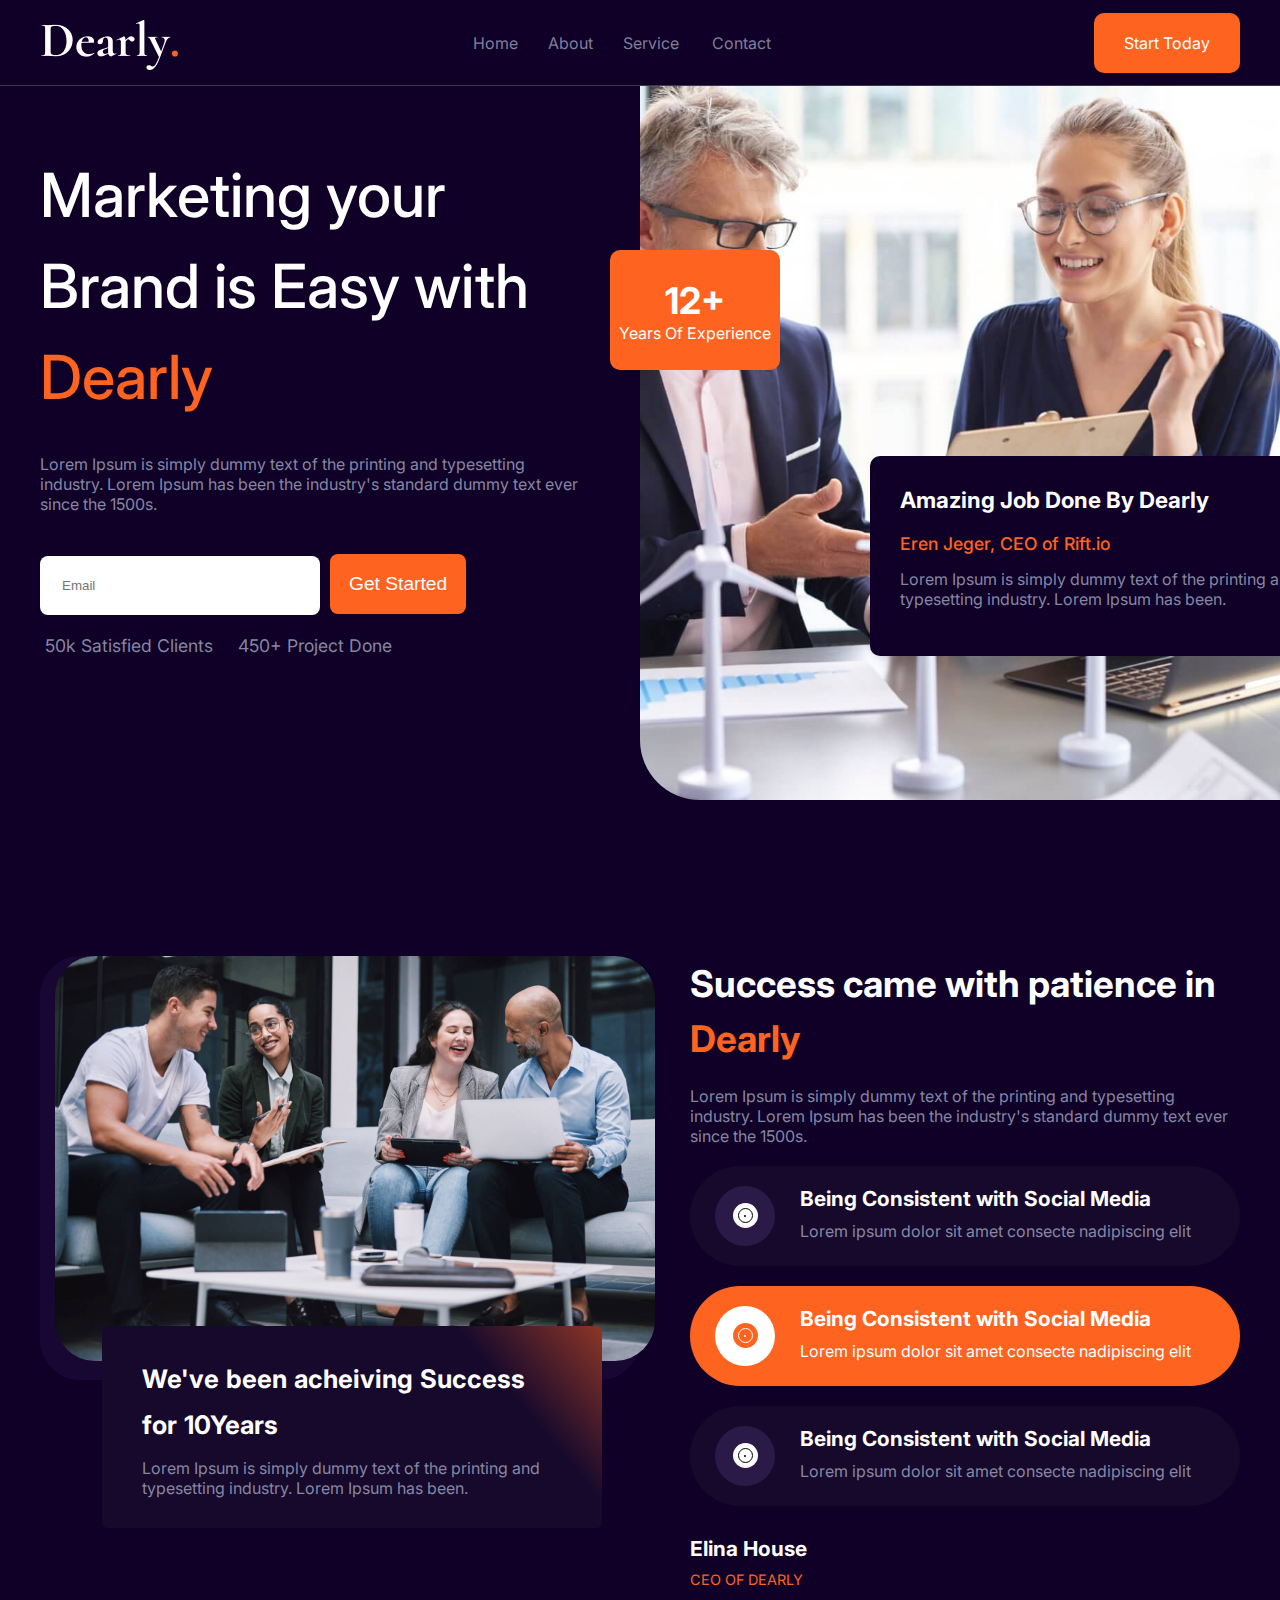
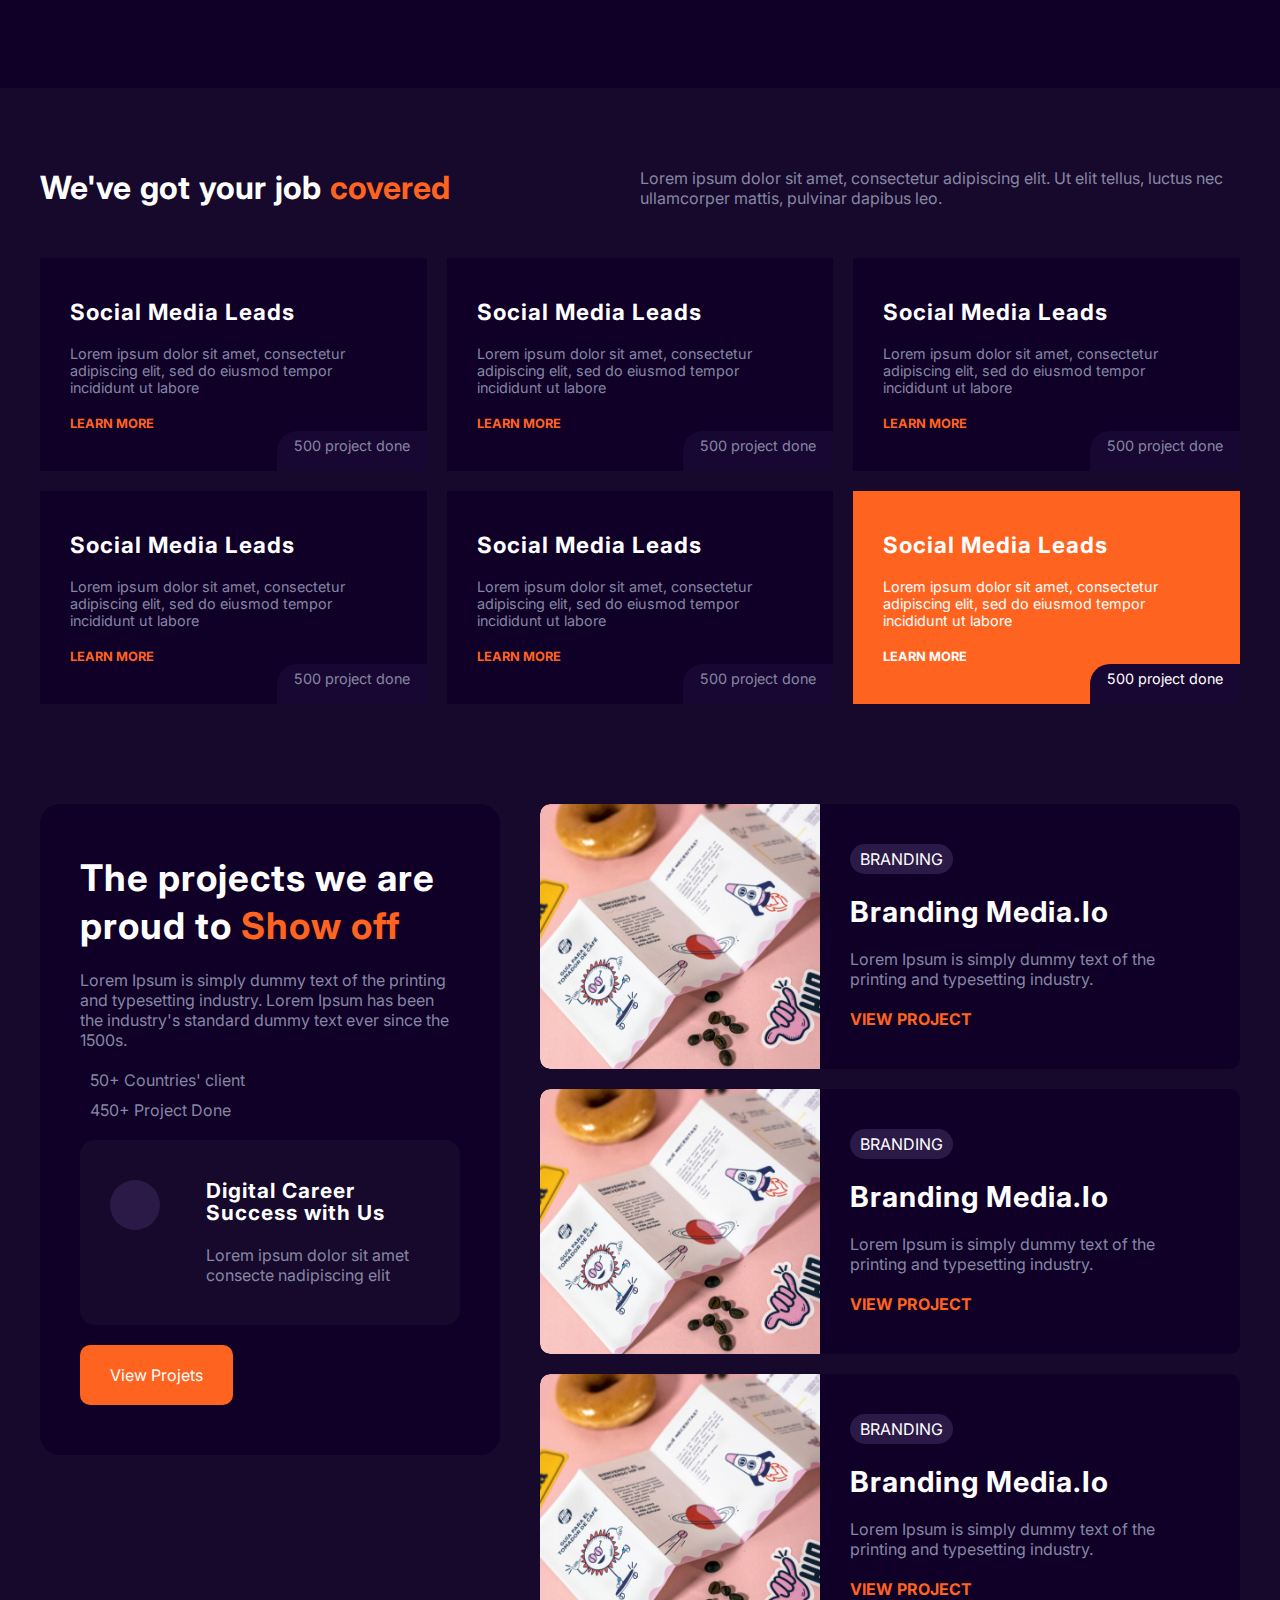
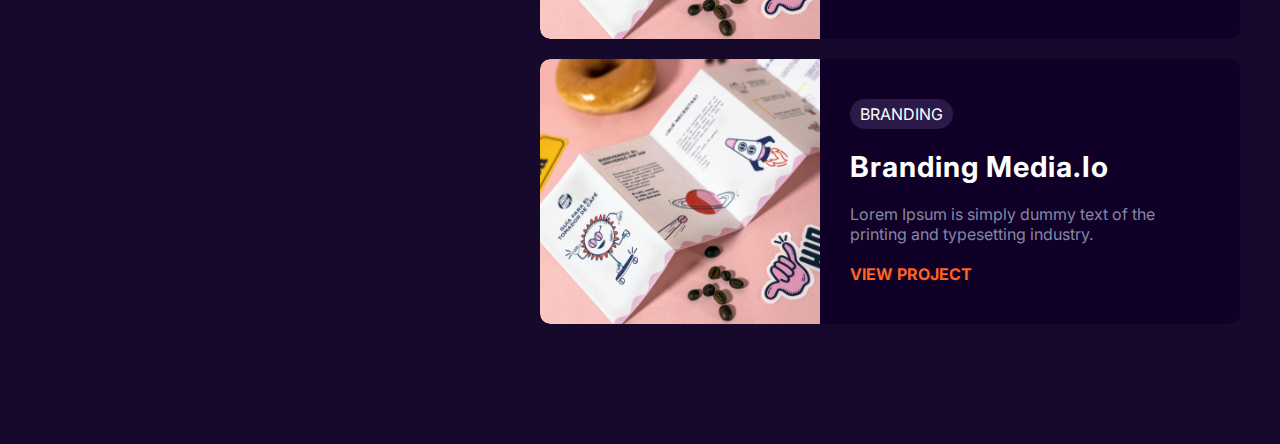
<file: index.html>
<!DOCTYPE html>
<html lang="en">
  <head>
    <meta charset="UTF-8" />
    <meta http-equiv="X-UA-Compatible" content="IE=edge" />
    <meta name="viewport" content="width=device-width, initial-scale=1.0" />
    <title>Document</title>
    <link
      rel="stylesheet"
      href="https://cdnjs.cloudflare.com/ajax/libs/font-awesome/6.2.1/css/all.min.css"
      integrity="sha512-MV7K8+y+gLIBoVD59lQIYicR65iaqukzvf/nwasF0nqhPay5w/9lJmVM2hMDcnK1OnMGCdVK+iQrJ7lzPJQd1w=="
      crossorigin="anonymous"
      referrerpolicy="no-referrer"
    />
    <link rel="stylesheet" href="./asset/css/main.css" />
  </head>
  <body>
    <header class="header-section">
      <div class="wrapper">
        <nav class="navbar">
          <div class="logo-scetion">
            <img src="./asset/image/Logo.png" alt="" class="logo" />
          </div>

          <ul class="nav-aitem">
            <li class="nav-list"><a href="" class="nav-link">Home</a></li>
            <li class="nav-list"><a href="" class="nav-link">About</a></li>
            <li class="nav-list dropdown">
              <a href="" class="nav-link"
                >Service<i class="fa-solid fa-angle-down"></i
              ></a>
              <ul class="dropdown-menu">
                <li>
                  <a href="" class="own">Service</a>
                </li>
                <li>
                  <a href="" class="own">Service Details</a>
                </li>
              </ul>
            </li>
            <li class="nav-list"><a href="" class="nav-link">Contact</a></li>
          </ul>

          <div class="nav-sced">
            <label class="icon" for="togle-in">
              <i class="fa-solid fa-list"></i>
            </label>
            <div class="btn"><a href="#">Start Today</a></div>
          </div>

          <input type="checkbox" name="" id="togle-in" hidden />

          <div class="bulet-section">
            <label for="togle-in"><i class="fa-solid fa-xmark"></i></label>
            <div class="contain-in-from">
              <h1>Contact Dearly Anytime</h1>
              <p>
                Lorem Ipsum is simply dummy text of the printing and typesetting
                industry. Lorem Ipsum has been the industry's standard dummy
                text ever since the 1500s.
              </p>
              <p><i class="fa-solid fa-phone-volume"></i>+154-562-600</p>
              <p>
                <i class="fa-solid fa-location-arrow"></i>New York, 33 Type Road
              </p>

              <a href="#">Contact</a>
            </div>
          </div>
        </nav>
      </div>
    </header>
    <main>
      <section class="hero-section">
        <img class="haf-bg" src="./asset/image/hero-image.jpg" alt="" />

        <div class="wrapper">
          <div class="full-hero-section">
            <div class="hero-flex-box">
              <h1 class="hero-hadding">
                Marketing your Brand is Easy with <span>Dearly</span>
              </h1>
              <p class="hero-peragrap">
                Lorem Ipsum is simply dummy text of the printing and typesetting
                industry. Lorem Ipsum has been the industry's standard dummy
                text ever since the 1500s.
              </p>
              <input
                type="email"
                name=""
                id=""
                class="hero-input"
                placeholder="Email"
              /><button type="submit" class="hero-btn">Get Started</button>

              <div class="hero-smail-contact">
                <span class="hero-span"
                  ><i class="fa-solid fa-money-check-dollar"></i>50k Satisfied
                  Clients</span
                ><span class="hero-span"
                  ><i class="fa-solid fa-bars-progress"></i>450+ Project
                  Done</span
                >
              </div>
            </div>
            <div class="hero-flex-box sec-flex-box">
              <div class="go-hero-contain">
                <h2>12+</h2>
                <p>Years Of Experience</p>
              </div>
              <div class="go-hero-card">
                <h3>Amazing Job Done By Dearly</h3>
                <h4>Eren Jeger, CEO of Rift.io</h4>
                <p>
                  Lorem Ipsum is simply dummy text of the printing and
                  typesetting industry. Lorem Ipsum has been.
                </p>
              </div>
            </div>
          </div>
        </div>
      </section>

      <div class="wrapper">
        <section class="block-section">
          <div class="block-count">
            <div class="image-count-block">
              <img src="./asset/image/neutral-Img03.jpg" alt="" />
            </div>
            <div class="pop-box">
              <h2>We've been acheiving Success for 10Years</h2>
              <p>
                Lorem Ipsum is simply dummy text of the printing and typesetting
                industry. Lorem Ipsum has been.
              </p>
            </div>
          </div>
          <div class="block-count in-block-count">
            <div class="global-block-count">
              <div class="normal-block">
                <h1>Success came with patience in <span>Dearly</span></h1>
                <p>
                  Lorem Ipsum is simply dummy text of the printing and
                  typesetting industry. Lorem Ipsum has been the industry's
                  standard dummy text ever since the 1500s.
                </p>
              </div>

              <div class="int-line-block">
                <div class="flet-card">
                  <div class="blocker1">
                    <div class="carcel">
                      <div class="carcel2">
                        <div class="carcel3">
                          <div class="carcel4"></div>
                        </div>
                      </div>
                    </div>
                  </div>
                  <div class="blocker2">
                    <h2>Being Consistent with Social Media</h2>
                    <p>Lorem ipsum dolor sit amet consecte nadipiscing elit</p>
                  </div>
                </div>
                <div class="flet-card bg-change">
                  <div class="blocker1">
                    <div class="carcel bg-change1">
                      <div class="carcel2 bg-change2">
                        <div class="carcel3 bg-change3">
                          <div class="carcel4 bg-change4"></div>
                        </div>
                      </div>
                    </div>
                  </div>
                  <div class="blocker2">
                    <h2>Being Consistent with Social Media</h2>
                    <p class="bg-pre-cheng">
                      Lorem ipsum dolor sit amet consecte nadipiscing elit
                    </p>
                  </div>
                </div>
                <div class="flet-card">
                  <div class="blocker1">
                    <div class="carcel">
                      <div class="carcel2">
                        <div class="carcel3">
                          <div class="carcel4"></div>
                        </div>
                      </div>
                    </div>
                  </div>
                  <div class="blocker2">
                    <h2>Being Consistent with Social Media</h2>
                    <p>Lorem ipsum dolor sit amet consecte nadipiscing elit</p>
                  </div>
                </div>
              </div>
              <div class="signecar">
                <strong>Elina House</strong>
                <p>CEO OF DEARLY</p>
              </div>
            </div>
          </div>
        </section>
      </div>

      <section class="three-secton">
        <div class="wrapper">
          <div class="three-block-contol">
            <div class="fast-three-block">
              <div class="do-block">
                <h2>We've got your job​ <span>covered</span></h2>
              </div>
              <div class="do-block">
                <p>
                  Lorem ipsum dolor sit amet, consectetur adipiscing elit. Ut
                  elit tellus, luctus nec ullamcorper mattis, pulvinar dapibus
                  leo.
                </p>
              </div>
            </div>
            <div class="secnd-three-block">
              <div class="card-block">
                <div class="card-icon-block">
                  <i class="fa-solid fa-share-nodes"></i>
                </div>
                <h3>Social Media Leads</h3>
                <p>
                  Lorem ipsum dolor sit amet, consectetur adipiscing elit, sed
                  do eiusmod tempor incididunt ut labore
                </p>
                <strong
                  >Learn More<i class="fa-solid fa-arrow-right-long"></i
                ></strong>
                <div class="pin">
                  <p>500 project done</p>
                </div>
              </div>
              <div class="card-block">
                <div class="card-icon-block">
                  <i class="fa-solid fa-share-nodes"></i>
                </div>
                <h3>Social Media Leads</h3>
                <p>
                  Lorem ipsum dolor sit amet, consectetur adipiscing elit, sed
                  do eiusmod tempor incididunt ut labore
                </p>
                <strong
                  >Learn More<i class="fa-solid fa-arrow-right-long"></i
                ></strong>
                <div class="pin">
                  <p>500 project done</p>
                </div>
              </div>
              <div class="card-block">
                <div class="card-icon-block">
                  <i class="fa-solid fa-share-nodes"></i>
                </div>
                <h3>Social Media Leads</h3>
                <p>
                  Lorem ipsum dolor sit amet, consectetur adipiscing elit, sed
                  do eiusmod tempor incididunt ut labore
                </p>
                <strong
                  >Learn More<i class="fa-solid fa-arrow-right-long"></i
                ></strong>
                <div class="pin">
                  <p>500 project done</p>
                </div>
              </div>
              <div class="card-block">
                <div class="card-icon-block">
                  <i class="fa-solid fa-share-nodes"></i>
                </div>
                <h3>Social Media Leads</h3>
                <p>
                  Lorem ipsum dolor sit amet, consectetur adipiscing elit, sed
                  do eiusmod tempor incididunt ut labore
                </p>
                <strong
                  >Learn More<i class="fa-solid fa-arrow-right-long"></i
                ></strong>
                <div class="pin">
                  <p>500 project done</p>
                </div>
              </div>
              <div class="card-block">
                <div class="card-icon-block">
                  <i class="fa-solid fa-share-nodes"></i>
                </div>
                <h3>Social Media Leads</h3>
                <p>
                  Lorem ipsum dolor sit amet, consectetur adipiscing elit, sed
                  do eiusmod tempor incididunt ut labore
                </p>
                <strong
                  >Learn More<i class="fa-solid fa-arrow-right-long"></i
                ></strong>
                <div class="pin">
                  <p>500 project done</p>
                </div>
              </div>
              <div class="card-block dairek-change">
                <div class="card-icon-block">
                  <i class="fa-solid fa-share-nodes"></i>
                </div>
                <h3>Social Media Leads</h3>
                <p>
                  Lorem ipsum dolor sit amet, consectetur adipiscing elit, sed
                  do eiusmod tempor incididunt ut labore
                </p>
                <strong
                  >Learn More<i class="fa-solid fa-arrow-right-long"></i
                ></strong>

                <div class="pin">
                  <p>500 project done</p>
                </div>
              </div>
            </div>
          </div>
        </div>
      </section>

      <section class="fore-section">
        <div class="wrapper">
          <div class="fore-contol">
            <div class="on-div">
              <div class="on-card">
                <h2>The projects we are proud to <span>Show off</span></h2>
                <p class="p1">
                  Lorem Ipsum is simply dummy text of the printing and
                  typesetting industry. Lorem Ipsum has been the industry's
                  standard dummy text ever since the 1500s.
                </p>
                <p class="p2">
                  <i class="fa-solid fa-globe"></i>50+ Countries' client
                </p>
                <p class="p3">
                  <i class="fa-solid fa-ticket"></i>450+ Project Done
                </p>
                <div class="s-card">
                  <div class="s-card1">
                    <div class="icon-cover">
                      <i class="fa-solid fa-medal"></i>
                    </div>
                  </div>
                  <div class="s-card2">
                    <h2>Digital Career Success with Us</h2>
                    <p>Lorem ipsum dolor sit amet consecte nadipiscing elit</p>
                  </div>
                </div>
                <a href="" class="fore-btn">View Projets</a>
              </div>
            </div>
            <div class="off-div">
              <div class="card-coolam">
                <div class="in-page">
                  <img src="./asset/image/project05.jpg" alt="" />
                </div>
                <div class="out-page">
                  <span>BRANDING</span>
                  <h2>Branding Media.Io</h2>
                  <p>
                    Lorem Ipsum is simply dummy text of the printing and
                    typesetting industry.
                  </p>
                  <strong>
                    VIEW PROJECT<i class="fa-solid fa-arrow-right-long"></i
                  ></strong>
                </div>
              </div>
              <div class="card-coolam">
                <div class="in-page">
                  <img src="./asset/image/project05.jpg" alt="" />
                </div>
                <div class="out-page">
                  <span>BRANDING</span>
                  <h2>Branding Media.Io</h2>
                  <p>
                    Lorem Ipsum is simply dummy text of the printing and
                    typesetting industry.
                  </p>
                  <strong>
                    VIEW PROJECT<i class="fa-solid fa-arrow-right-long"></i
                  ></strong>
                </div>
              </div>
              <div class="card-coolam">
                <div class="in-page">
                  <img src="./asset/image/project05.jpg" alt="" />
                </div>
                <div class="out-page">
                  <span>BRANDING</span>
                  <h2>Branding Media.Io</h2>
                  <p>
                    Lorem Ipsum is simply dummy text of the printing and
                    typesetting industry.
                  </p>
                  <strong>
                    VIEW PROJECT<i class="fa-solid fa-arrow-right-long"></i
                  ></strong>
                </div>
              </div>
              <div class="card-coolam">
                <div class="in-page">
                  <img src="./asset/image/project05.jpg" alt="" />
                </div>
                <div class="out-page">
                  <span>BRANDING</span>
                  <h2>Branding Media.Io</h2>
                  <p>
                    Lorem Ipsum is simply dummy text of the printing and
                    typesetting industry.
                  </p>
                  <strong>
                    VIEW PROJECT<i class="fa-solid fa-arrow-right-long"></i
                  ></strong>
                </div>
              </div>
            </div>
          </div>
        </div>
      </section>
    </main>
  </body>
</html>
</file>
<file: asset/css/main.css>
@import url("https://fonts.googleapis.com/css2?family=Inter:wght@100;200;300;400;500;600;700;800;900&display=swap");
*,
*::after,
*::before {
  padding: 0;
  margin: 0;
  box-sizing: border-box;
}

body {
  font-family: "Inter", sans-serif;
  background-color: #100028;
  color: #fff;
}

.wrapper {
  width: 100%;
  max-width: 1200px;
  margin-inline: auto;
}

h1,
h2,
h3,
h4 {
  font-weight: 700;
}

p {
  font-weight: 400;
}

img {
  max-width: 100%;
}

header {
  position: fixed;
  width: 100%;
  top: 0;
  background-color: #100028;
  border-bottom: 1px solid rgba(117, 114, 114, 0.485);
  z-index: 100;
}
header .navbar {
  display: flex;
  justify-content: space-between;
  align-items: center;
}
header .navbar .nav-aitem {
  display: flex;
  justify-content: center;
  align-items: center;
  gap: 30px;
}
header .navbar .nav-aitem .nav-list {
  list-style: none;
  padding-block: 30px;
  transition: color 300ms ease-out;
  position: relative;
}
header .navbar .nav-aitem .nav-list .dropdown-menu {
  display: none;
  position: absolute;
  top: 100%;
  left: 0;
  width: 200px;
  background-color: #100028;
  border: 1px solid rgba(117, 114, 114, 0.485);
  border-radius: 6px;
  z-index: 30;
}
header .navbar .nav-aitem .nav-list .dropdown-menu li {
  list-style: none;
  white-space: nowrap;
  padding: 20px;
}
header .navbar .nav-aitem .nav-list .dropdown-menu li .own {
  text-decoration: none;
  color: #7e7e9a;
}
header .navbar .nav-aitem .nav-list .dropdown-menu li .own:hover {
  color: #ff6320;
}
header .navbar .nav-aitem .nav-list .nav-link {
  text-decoration: none;
  color: #7e7e9a;
}
header .navbar .nav-aitem .nav-list .nav-link i {
  font-size: 0.9rem;
  margin-left: 3px;
}
header .navbar .nav-aitem .nav-list:hover .nav-link {
  color: #ff6320;
}
header .navbar .nav-aitem .dropdown:hover .dropdown-menu {
  display: inline;
}
header .navbar .nav-sced {
  display: flex;
  justify-content: center;
  align-items: center;
  gap: 30px;
}
header .navbar .nav-sced .icon i {
  color: #ff6320;
  font-size: 1.8rem;
  cursor: pointer;
}
header .navbar .nav-sced .btn a {
  background-color: #ff6320;
  padding: 20px 30px;
  border-radius: 10px;
  text-decoration: none;
  color: #fff;
  font-weight: 400;
  transition: all 300ms ease-out;
}
header .navbar .nav-sced .btn a:hover {
  background-color: #fff;
  color: #ff6320;
}
header .navbar .bulet-section {
  position: absolute;
  width: 500px;
  height: 100vh;
  background-color: #2b1a47;
  top: 0;
  right: 0;
  z-index: 10;
  transition: all 300ms ease-out;
  visibility: hidden;
  opacity: 0;
  pointer-events: none;
}
header .navbar .bulet-section label {
  display: block;
  text-align: center;
  position: absolute;
  top: 20px;
  right: 20px;
}
header .navbar .bulet-section label i {
  font-size: 2rem;
  cursor: pointer;
  background-color: #100028;
  width: 50px;
  height: 50px;
  border-radius: 50%;
  padding-top: 8px;
  color: #ff6320;
}
header .navbar .bulet-section .contain-in-from {
  margin-top: 100px;
  padding-left: 50px;
  padding-right: 50px;
  -webkit-animation: time 10s forwards 1;
          animation: time 10s forwards 1;
}
@-webkit-keyframes time {
  0% {
    transform: translateY(50%);
  }
  100% {
    transform: translateX(0);
  }
}
@keyframes time {
  0% {
    transform: translateY(50%);
  }
  100% {
    transform: translateX(0);
  }
}
header .navbar .bulet-section .contain-in-from h1 {
  font-size: 2.5rem;
  line-height: 1.2;
  letter-spacing: 2px;
  margin-bottom: 40px;
}
header .navbar .bulet-section .contain-in-from p {
  color: #7e7e9a;
  margin-bottom: 30px;
  font-size: 1.1rem;
}
header .navbar .bulet-section .contain-in-from p i {
  margin-right: 5px;
  color: #ff6320;
}
header .navbar .bulet-section .contain-in-from a {
  display: block;
  width: -webkit-max-content;
  width: -moz-max-content;
  width: max-content;
  background-color: #ff6320;
  padding: 20px 40px;
  border-radius: 10px;
  text-decoration: none;
  color: white;
  font-size: 1.1rem;
  transition: color 300ms ease-out;
}
header .navbar .bulet-section .contain-in-from a:hover {
  background-color: white;
  color: #ff6320;
}
header .navbar #togle-in:checked ~ .bulet-section {
  visibility: visible;
  opacity: 1;
  pointer-events: all;
}

.hero-section {
  position: relative;
}
.hero-section .haf-bg {
  position: absolute;
  width: 50%;
  height: 80vh;
  top: 80px;
  right: 0;
  z-index: 20;
  border-radius: 0 0 0 60px;
  -o-object-fit: cover;
     object-fit: cover;
  -o-object-position: top;
     object-position: top;
}
.hero-section .full-hero-section {
  display: flex;
  align-content: center;
}
.hero-section .full-hero-section .hero-flex-box {
  flex: 1 0 50%;
  width: 50%;
  padding-right: 60px;
  padding-top: 100px;
}
.hero-section .full-hero-section .hero-flex-box .hero-hadding {
  font-size: 3.8rem;
  margin-top: 50px;
  font-weight: 500;
  margin-bottom: 30px;
  line-height: 1.5;
}
.hero-section .full-hero-section .hero-flex-box .hero-hadding span {
  color: #ff6320;
}
.hero-section .full-hero-section .hero-flex-box .hero-peragrap {
  font-size: 1rem;
  margin-bottom: 40px;
  color: #8587a2;
}
.hero-section .full-hero-section .hero-flex-box .hero-input {
  padding: 22px;
  width: 280px;
  margin-right: 10px;
  border: none;
  outline: none;
  border-radius: 8px;
  margin-bottom: 20px;
}
.hero-section .full-hero-section .hero-flex-box .hero-btn {
  border: none;
  outline: none;
  background-color: #ff6320;
  padding: 19px;
  border-radius: 8px;
  color: white;
  font-size: 1.2rem;
  transition: all 300ms ease-out;
}
.hero-section .full-hero-section .hero-flex-box .hero-btn:hover {
  background-color: white;
  color: #ff6320;
}
.hero-section .full-hero-section .hero-flex-box .hero-smail-contact {
  display: flex;
  gap: 20px;
}
.hero-section .full-hero-section .hero-flex-box .hero-smail-contact .hero-span {
  color: #8587a2;
  font-size: 1.1rem;
}
.hero-section .full-hero-section .hero-flex-box .hero-smail-contact .hero-span i {
  margin-right: 5px;
  color: #ff6320;
  font-size: 1.1rem;
}
.hero-section .full-hero-section .sec-flex-box {
  position: relative;
}
.hero-section .full-hero-section .sec-flex-box .go-hero-contain {
  width: 170px;
  height: 120px;
  background-color: #ff6320;
  position: absolute;
  z-index: 40;
  top: 250px;
  left: -30px;
  border-radius: 10px;
  display: flex;
  flex-direction: column;
  align-items: center;
  justify-content: center;
}
.hero-section .full-hero-section .sec-flex-box .go-hero-contain h2 {
  font-size: 2.3rem;
}
.hero-section .full-hero-section .sec-flex-box .go-hero-card {
  width: 500px;
  height: 200px;
  background-color: #100028;
  position: absolute;
  z-index: 40;
  bottom: 0px;
  right: -130px;
  border-radius: 10px;
  padding: 30px;
}
.hero-section .full-hero-section .sec-flex-box .go-hero-card h3 {
  margin-bottom: 20px;
  font-size: 1.4rem;
}
.hero-section .full-hero-section .sec-flex-box .go-hero-card h4 {
  margin-bottom: 15px;
  font-size: 1.1rem;
  font-weight: 500;
  color: #ff6320;
}
.hero-section .full-hero-section .sec-flex-box .go-hero-card p {
  color: #8587a2;
}

.block-section {
  display: flex;
  padding-top: 300px;
  margin-bottom: 100px;
}
.block-section .block-count {
  flex: 1 0 50%;
  width: 50%;
  position: relative;
}
.block-section .block-count .image-count-block {
  background-color: #190733;
  border-radius: 40px;
}
.block-section .block-count .image-count-block img {
  position: relative;
  border-radius: 40px;
  margin-left: 15px;
  margin-bottom: 15px;
}
.block-section .block-count .pop-box {
  background: rgb(23, 9, 44);
  background: linear-gradient(50deg, rgb(23, 9, 44) 78%, rgb(141, 54, 38) 100%);
  width: 500px;
  position: absolute;
  left: 52%;
  bottom: 60px;
  padding: 30px 40px;
  transform: translateX(-50%);
  border-radius: 6px;
}
.block-section .block-count .pop-box h2 {
  font-size: 1.6rem;
  line-height: 1.8;
  word-spacing: 1.1px;
  margin-bottom: 10px;
}
.block-section .block-count .pop-box p {
  font-size: 1rem;
  color: #8587a2;
}
.block-section .in-block-count .global-block-count {
  padding-left: 50px;
}
.block-section .in-block-count .global-block-count .normal-block h1 {
  font-size: 2.3rem;
  line-height: 1.5;
  margin-bottom: 20px;
}
.block-section .in-block-count .global-block-count .normal-block h1 span {
  color: #ff6320;
}
.block-section .in-block-count .global-block-count .normal-block p {
  color: #8587a2;
  margin-bottom: 20px;
}
.block-section .in-block-count .flet-card {
  background-color: #17092c;
  width: 100%;
  height: 100px;
  border-radius: 50px;
  margin-bottom: 20px;
  display: flex;
  transition: all 300ms ease-out;
}
.block-section .in-block-count .flet-card:hover {
  transform: translateX(-15px);
}
.block-section .in-block-count .flet-card .blocker1 {
  flex: 1 0 20%;
  width: 20%;
  display: flex;
  justify-content: center;
  align-items: center;
}
.block-section .in-block-count .flet-card .blocker1 .carcel {
  width: 60px;
  height: 60px;
  border-radius: 50%;
  background-color: #2b1a47;
  display: flex;
  justify-content: center;
  align-items: center;
}
.block-section .in-block-count .flet-card .blocker1 .carcel .carcel2 {
  width: 25px;
  height: 25px;
  border-radius: 50%;
  background-color: white;
  display: flex;
  align-items: center;
  justify-content: center;
}
.block-section .in-block-count .flet-card .blocker1 .carcel .carcel2 .carcel3 {
  width: 15px;
  height: 15px;
  border-radius: 50%;
  border: 1px solid black;
  display: flex;
  justify-content: center;
  align-items: center;
}
.block-section .in-block-count .flet-card .blocker1 .carcel .carcel2 .carcel3 .carcel4 {
  width: 2px;
  height: 2px;
  border-radius: 50%;
  background-color: black;
}
.block-section .in-block-count .flet-card .blocker2 {
  flex: 1 0 80%;
  width: 80%;
  padding: 20px 0;
}
.block-section .in-block-count .flet-card .blocker2 h2 {
  font-size: 1.3rem;
  margin-bottom: 10px;
}
.block-section .in-block-count .flet-card .blocker2 p {
  color: #8587a2;
}
.block-section .in-block-count .bg-change {
  background-color: #ff6320 !important;
}
.block-section .in-block-count .bg-change .bg-change1 {
  background-color: white !important;
}
.block-section .in-block-count .bg-change .bg-change1 .bg-change2 {
  background-color: #ff6320 !important;
}
.block-section .in-block-count .bg-change .bg-change1 .bg-change2 .bg-change3 {
  background-color: #ff6320 !important;
  border: 1px solid white !important;
}
.block-section .in-block-count .bg-change .bg-change1 .bg-change2 .bg-change3 .bg-change4 {
  background-color: white !important;
}
.block-section .in-block-count .bg-pre-cheng {
  color: white !important;
}
.block-section .signecar strong {
  display: block;
  margin-top: 30px;
  font-size: 1.3rem;
  margin-bottom: 10px;
}
.block-section .signecar p {
  color: #ff6320;
  font-size: 0.9rem;
}

.three-secton {
  background-color: #17092c;
}
.three-secton .three-block-contol .fast-three-block {
  display: flex;
}
.three-secton .three-block-contol .fast-three-block .do-block {
  flex: 1 0 50%;
  width: 50%;
  margin-top: 80px;
  margin-bottom: 50px;
}
.three-secton .three-block-contol .fast-three-block .do-block h2 {
  font-size: 2rem;
  word-spacing: 2px;
}
.three-secton .three-block-contol .fast-three-block .do-block h2 span {
  color: #ff6320;
}
.three-secton .three-block-contol .fast-three-block .do-block p {
  color: #8587a2;
  font-size: 1rem;
}
.three-secton .three-block-contol .secnd-three-block {
  padding-bottom: 100px;
  display: flex;
  gap: 20px;
  flex-wrap: wrap;
}
.three-secton .three-block-contol .secnd-three-block .card-block {
  position: relative;
  flex: 1 0 calc(33.333% - 20px);
  width: calc(33.333% - 20px);
  background-color: #100028;
  padding: 40px 30px;
  transition: all 300ms ease-out;
}
.three-secton .three-block-contol .secnd-three-block .card-block:hover {
  background-color: #ff6320;
  color: white;
  transform: translateY(-15px);
}
.three-secton .three-block-contol .secnd-three-block .card-block:hover p {
  color: white;
}
.three-secton .three-block-contol .secnd-three-block .card-block:hover strong {
  color: white;
}
.three-secton .three-block-contol .secnd-three-block .card-block .card-icon-block i {
  font-size: 3rem;
  margin-bottom: 30px;
}
.three-secton .three-block-contol .secnd-three-block .card-block h3 {
  font-size: 1.4rem;
  letter-spacing: 1px;
  margin-bottom: 20px;
}
.three-secton .three-block-contol .secnd-three-block .card-block p {
  font-size: 0.9rem;
  margin-bottom: 20px;
  color: #8587a2;
}
.three-secton .three-block-contol .secnd-three-block .card-block strong {
  text-transform: uppercase;
  display: block;
  color: #ff6320;
  font-size: 0.8rem;
}
.three-secton .three-block-contol .secnd-three-block .card-block strong i {
  margin-left: 5px;
}
.three-secton .three-block-contol .secnd-three-block .card-block .pin {
  background-color: #190733;
  position: absolute;
  right: 0;
  bottom: 0;
  width: 150px;
  height: 40px;
  border-radius: 20px 0 0 0;
  display: flex;
  align-items: center;
  justify-content: center;
}
.three-secton .three-block-contol .secnd-three-block .card-block .pin p {
  padding-top: 10px;
}
.three-secton .three-block-contol .secnd-three-block .dairek-change {
  background-color: #ff6320 !important;
}
.three-secton .three-block-contol .secnd-three-block .dairek-change p {
  color: white !important;
}
.three-secton .three-block-contol .secnd-three-block .dairek-change strong {
  color: white !important;
}

.fore-section {
  background-color: #17092c;
}
.fore-section .fore-contol {
  display: flex;
  position: relative;
  gap: 40px;
  padding-bottom: 100px;
}
.fore-section .fore-contol .on-div {
  background-color: #100028;
  flex: 1 0 calc(40% - 20px);
  height: -webkit-max-content;
  height: -moz-max-content;
  height: max-content;
  width: calc(40% - 20px);
  padding: 50px 40px;
  border-radius: 20px;
  position: -webkit-sticky;
  position: sticky;
  top: 80px;
  left: 0;
}
.fore-section .fore-contol .on-div .on-card h2 {
  font-size: 2.3rem;
  line-height: 1.3;
  letter-spacing: 1px;
  margin-bottom: 20px;
}
.fore-section .fore-contol .on-div .on-card h2 span {
  color: #ff6320;
}
.fore-section .fore-contol .on-div .on-card .p1 {
  font-size: 1rem;
  margin-bottom: 20px;
  color: #8587a2;
}
.fore-section .fore-contol .on-div .on-card .p2 {
  color: #8587a2;
  margin-bottom: 10px;
}
.fore-section .fore-contol .on-div .on-card .p2 i {
  color: #ff6320;
  margin-right: 10px;
}
.fore-section .fore-contol .on-div .on-card .p3 {
  color: #8587a2;
  margin-bottom: 20px;
}
.fore-section .fore-contol .on-div .on-card .p3 i {
  color: #ff6320;
  margin-right: 10px;
}
.fore-section .fore-contol .on-div .on-card .s-card {
  background-color: #17092c;
  padding: 40px 30px;
  border-radius: 15px;
  display: flex;
  margin-bottom: 20px;
}
.fore-section .fore-contol .on-div .on-card .s-card .s-card1 {
  flex: 1 0 30%;
  width: 30%;
}
.fore-section .fore-contol .on-div .on-card .s-card .s-card1 .icon-cover {
  display: flex;
  justify-content: center;
  background-color: #2b1a47;
  width: 50px;
  height: 50px;
  border-radius: 50%;
}
.fore-section .fore-contol .on-div .on-card .s-card .s-card1 .icon-cover i {
  font-size: 1.5rem;
  padding-top: 10px;
}
.fore-section .fore-contol .on-div .on-card .s-card .s-card2 {
  flex: 1 0 70%;
  width: 70%;
}
.fore-section .fore-contol .on-div .on-card .s-card .s-card2 h2 {
  font-size: 1.3rem;
  line-height: 1.1;
  letter-spacing: 1px;
}
.fore-section .fore-contol .on-div .on-card .s-card .s-card2 p {
  font-size: 1rem;
  color: #8587a2;
}
.fore-section .fore-contol .on-div a {
  padding: 20px 30px;
  background-color: #ff6320;
  color: white;
  border-radius: 10px;
  margin-top: 20px;
  display: block;
  width: -webkit-max-content;
  width: -moz-max-content;
  width: max-content;
  text-decoration: none;
  transition: all 300ms ease-out;
}
.fore-section .fore-contol .on-div a:hover {
  background-color: white;
  color: #ff6320;
}
.fore-section .fore-contol .off-div {
  flex: 1 0 calc(60% - 20px);
  width: calc(60% - 20px);
}
.fore-section .fore-contol .off-div .card-coolam {
  display: flex;
  background-color: #100028;
  border-radius: 10px;
  overflow: hidden;
  margin-bottom: 20px;
}
.fore-section .fore-contol .off-div .card-coolam .in-page {
  flex: 1 0 40%;
  width: 40%;
}
.fore-section .fore-contol .off-div .card-coolam .in-page img {
  -o-object-fit: cover;
     object-fit: cover;
  -o-object-position: center;
     object-position: center;
  border-radius: 10px 0 0 10px;
  overflow: hidden;
  height: 100%;
}
.fore-section .fore-contol .off-div .card-coolam .out-page {
  flex: 1 0 60%;
  width: 60%;
  padding: 40px 30px;
}
.fore-section .fore-contol .off-div .card-coolam .out-page span {
  text-transform: uppercase;
  color: white;
  padding: 5px 10px;
  background-color: #2b1a47;
  border-radius: 20px;
  margin-bottom: 20px;
  display: block;
  width: -webkit-max-content;
  width: -moz-max-content;
  width: max-content;
  transition: all 300ms ease-out;
}
.fore-section .fore-contol .off-div .card-coolam .out-page span:hover {
  background-color: #ff6320;
}
.fore-section .fore-contol .off-div .card-coolam .out-page h2 {
  font-size: 1.8rem;
  letter-spacing: 1px;
  margin-bottom: 20px;
}
.fore-section .fore-contol .off-div .card-coolam .out-page p {
  color: #8587a2;
  margin-bottom: 20px;
}
.fore-section .fore-contol .off-div .card-coolam .out-page strong {
  color: #ff6320;
}
.fore-section .fore-contol .off-div .card-coolam .out-page strong i {
  margin-left: 5px;
}
.fore-section .fore-contol .off-div .card-coolam .out-page strong:hover {
  color: white;
}

.rihad {
  background-color: red;
  color: #190733;
  text-align: center;
}/*# sourceMappingURL=main.css.map */
</file>
